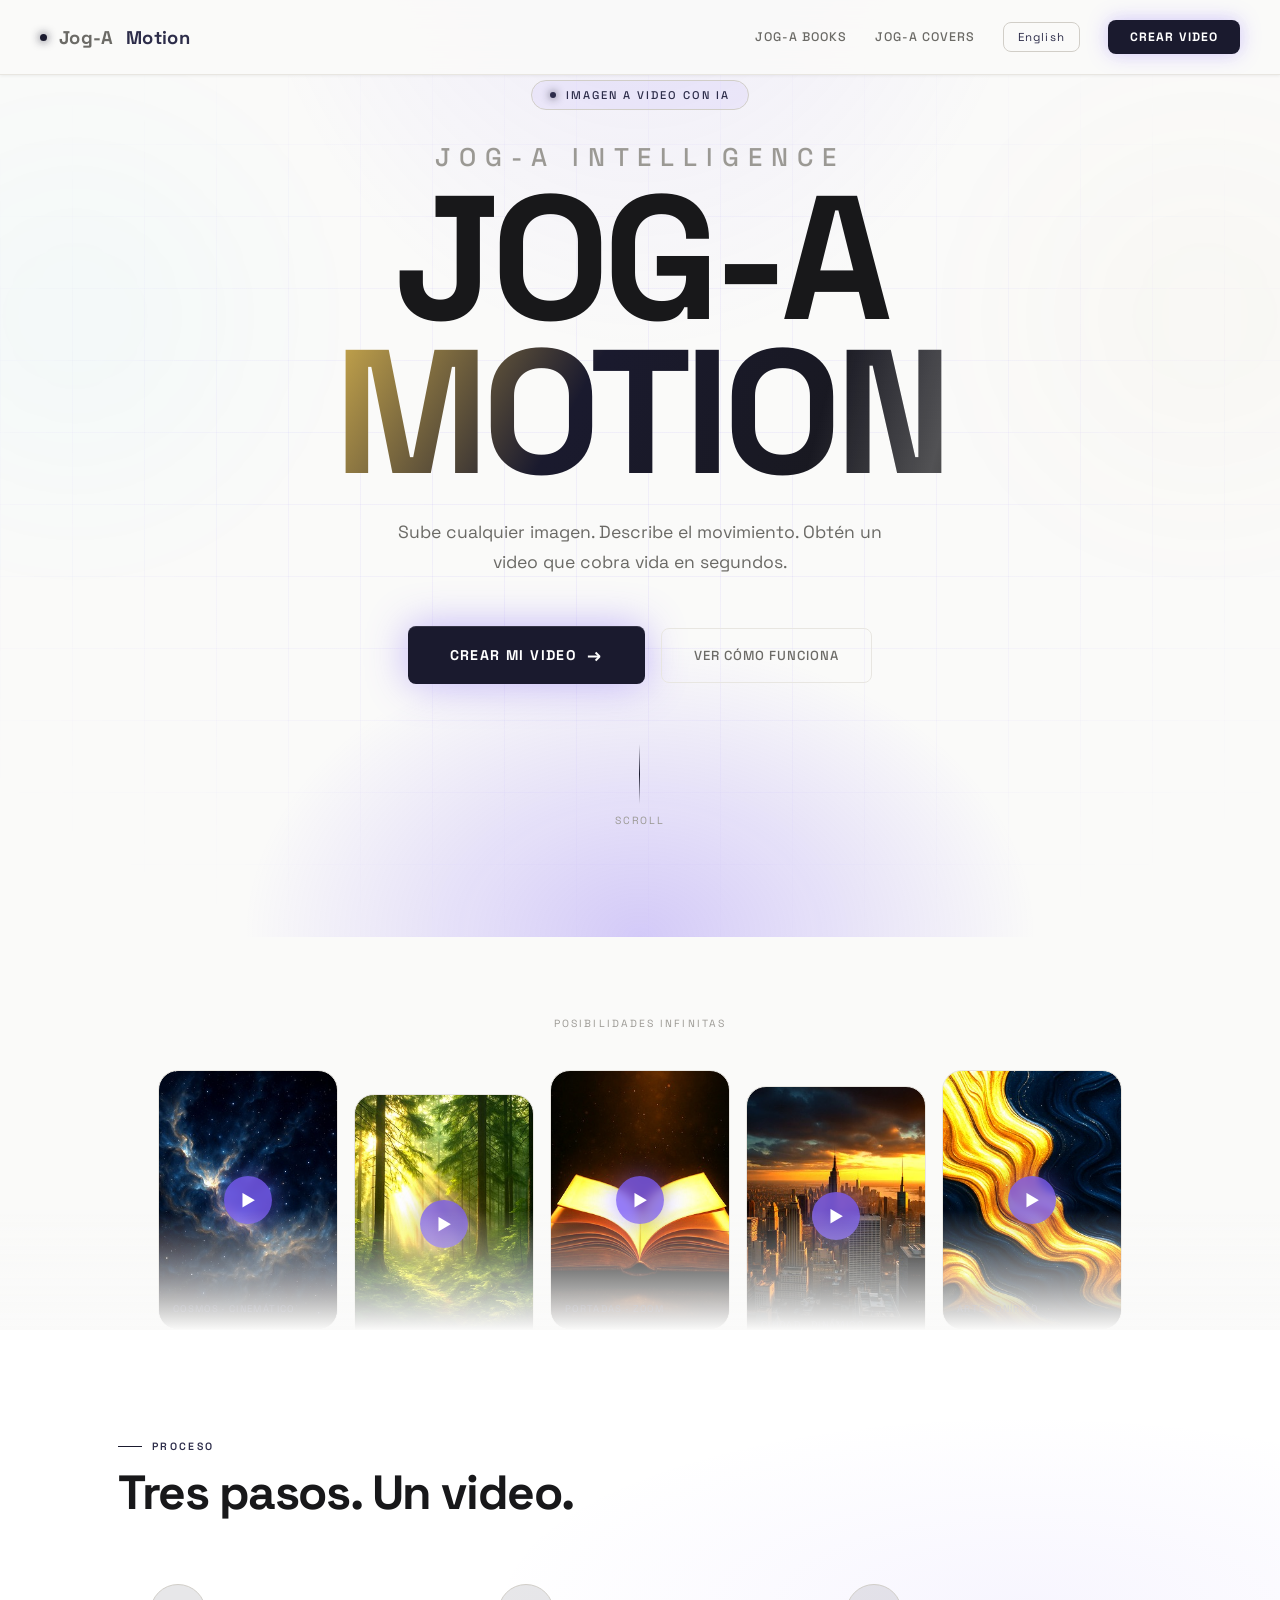
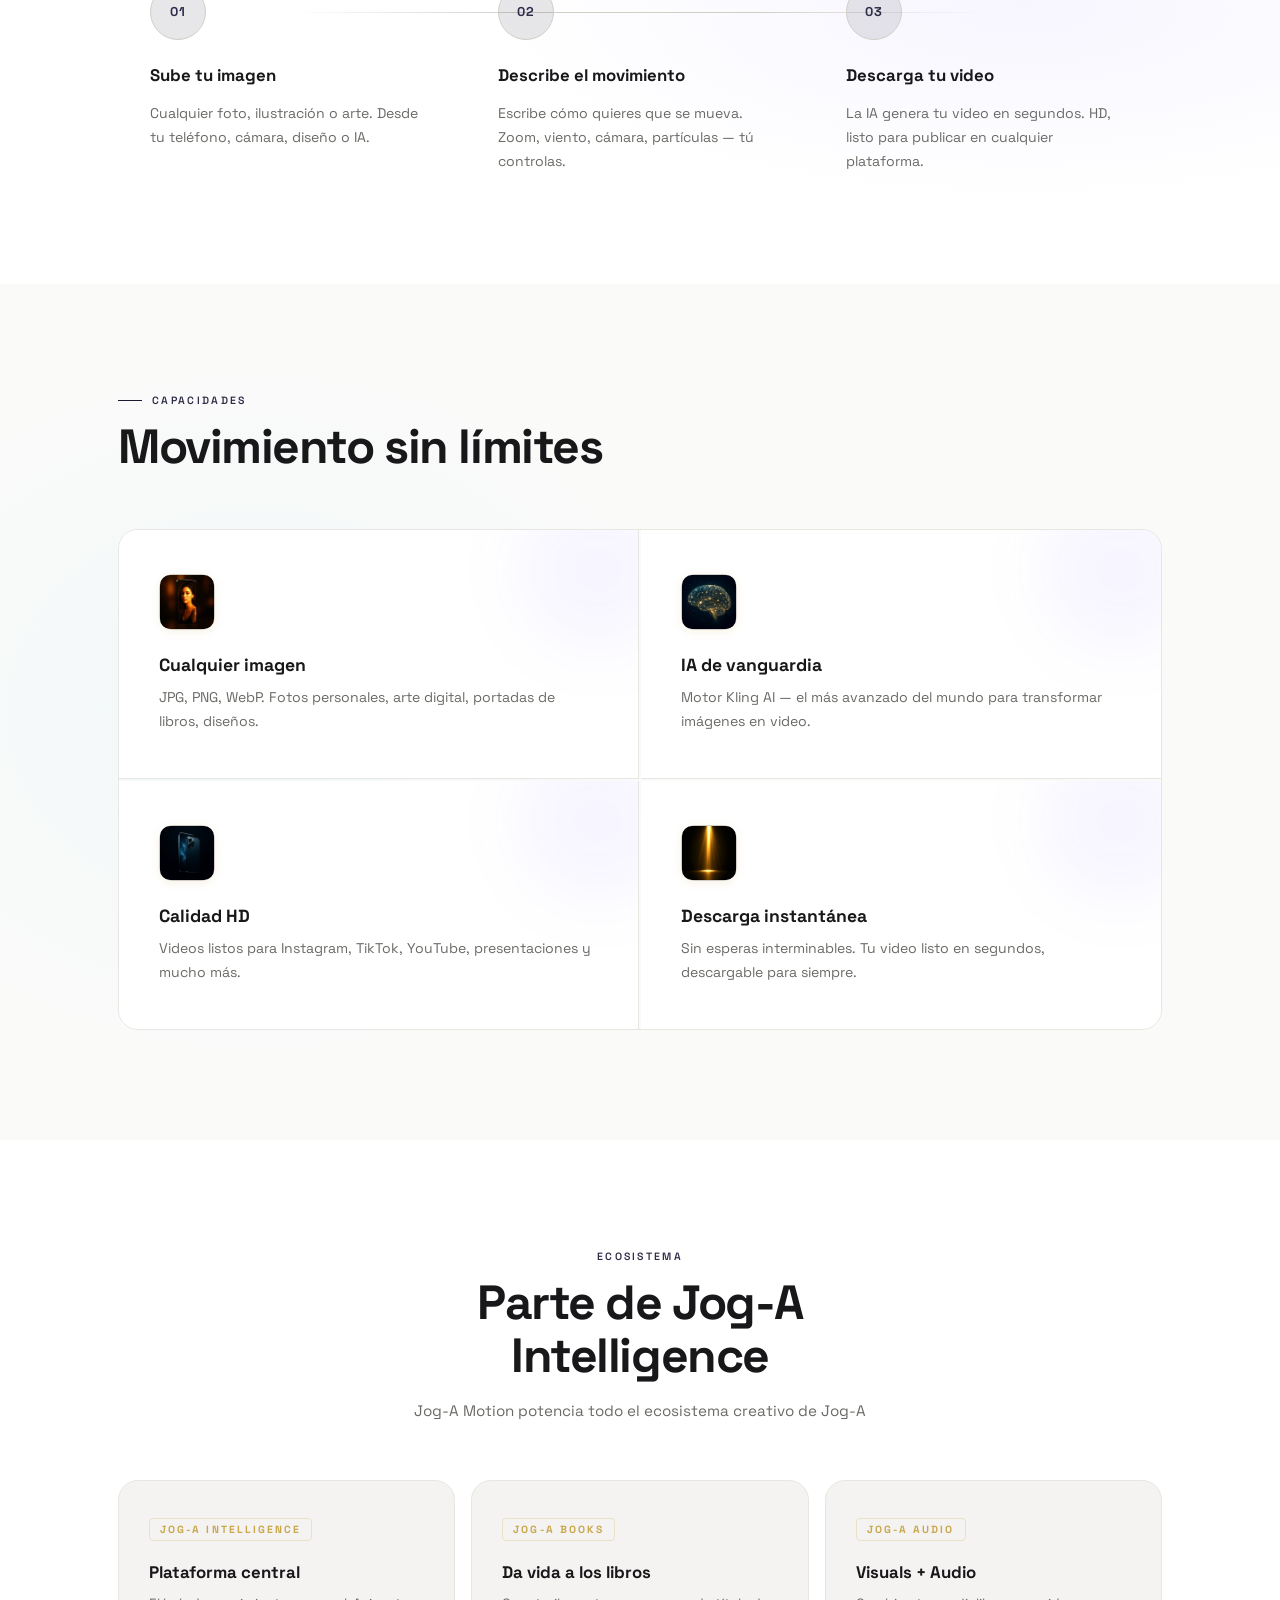
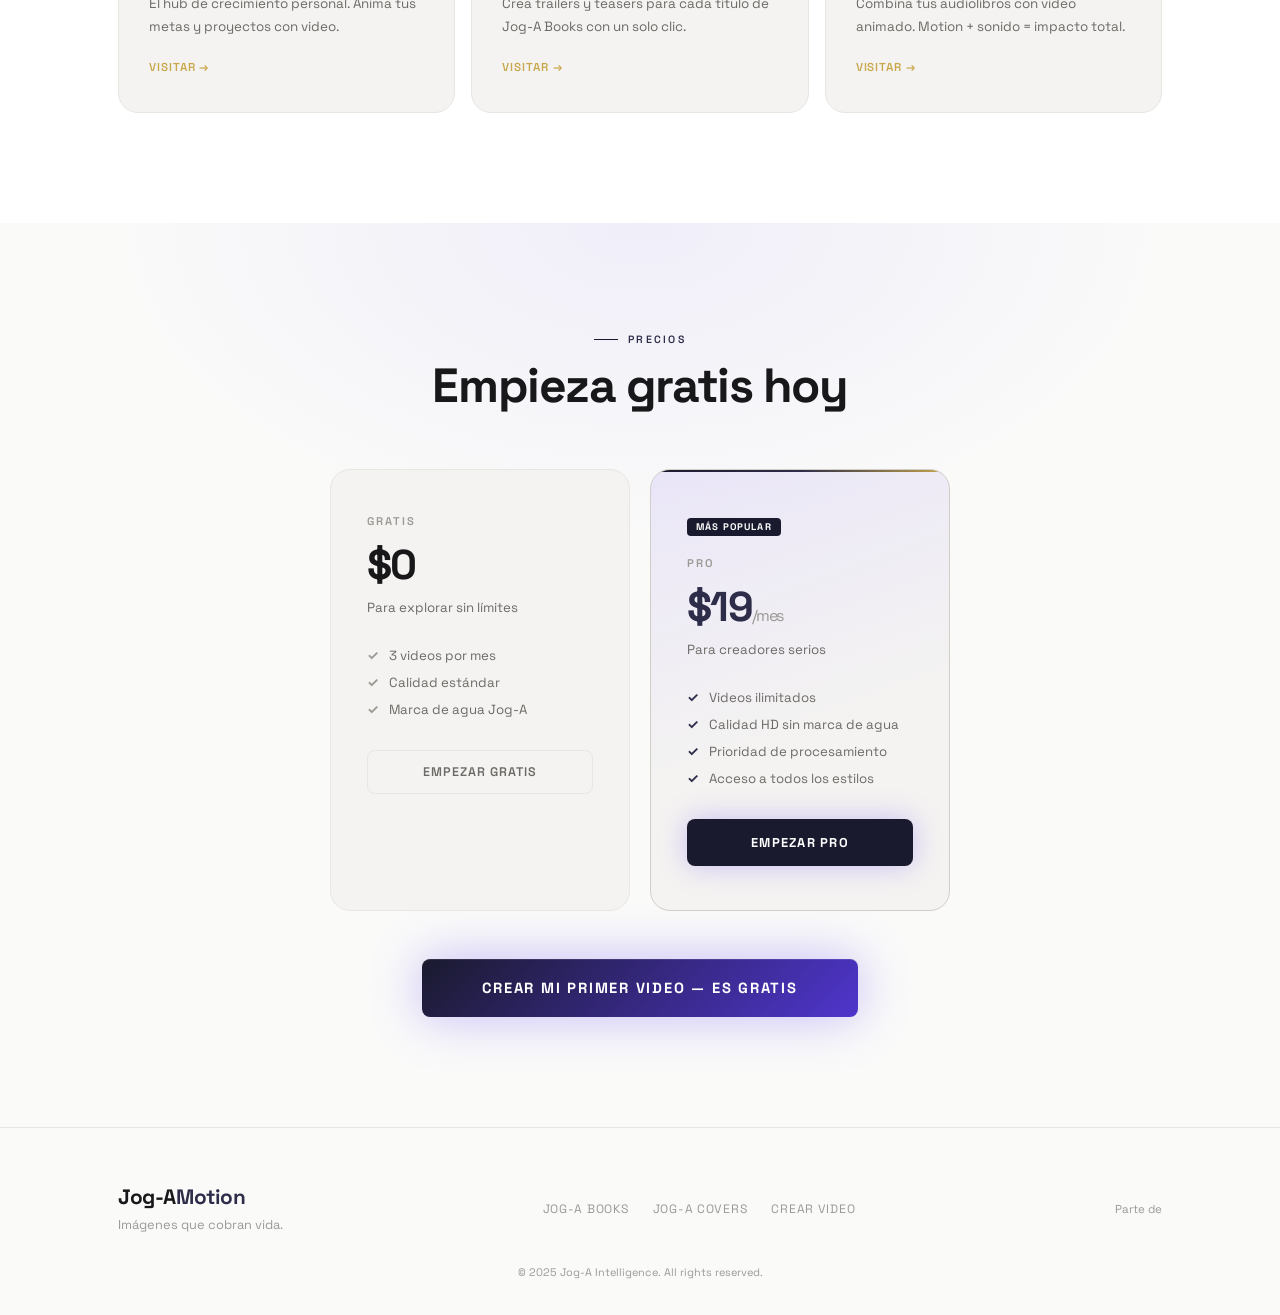
<file: index.html>
<!DOCTYPE html>
<html lang="es">
<head>
  <meta charset="UTF-8" />
  <meta name="viewport" content="width=device-width, initial-scale=1.0" />
  <title>Jog-A Motion — Imagen a Video con IA</title>
  <meta name="description" content="Sube cualquier imagen y crea videos cinematográficos con inteligencia artificial. Parte de Jog-A Intelligence." />
  <link rel="preconnect" href="https://fonts.googleapis.com" />
  <link rel="preconnect" href="https://fonts.gstatic.com" crossorigin />
  <link href="https://fonts.googleapis.com/css2?family=Inter:wght@300;400;500;600;700;900&family=Playfair+Display:wght@400;700&family=Space+Grotesk:wght@400;500;700;800;900&display=swap" rel="stylesheet" />
  <link rel="stylesheet" href="style.css" />
</head>
<body>

<!-- ══ NAV ══ -->
<nav class="nav">
  <div class="nav-logo">
    <div class="pip"></div>
    <span class="joga">Jog-A</span><span class="motion">Motion</span>
  </div>
  <div class="nav-right">
    <a href="https://joga4live.github.io/Joga-Books/" class="nav-link nav-link-hide" data-t="nav_books"></a>
    <a href="https://joga4live.github.io/joga-covers/" class="nav-link nav-link-hide" data-t="nav_covers"></a>
    <button id="lang-toggle" onclick="toggleLang()">EN</button>
    <a href="creator.html" class="nav-btn" data-t="nav_create"></a>
  </div>
</nav>

<!-- ══ HERO ══ -->
<section class="hero">
  <div class="hero-mesh"></div>
  <div class="hero-glow"></div>
  <div class="hero-radial"></div>
  <div class="hero-corner-l"></div>
  <div class="hero-corner-r"></div>

  <div class="hero-inner">
    <div class="hero-pill">
      <span class="hero-pill-dot"></span>
      <span data-t="hero_tag"></span>
    </div>

    <h1 class="hero-h1">
      <span class="h1-top" data-t="hero_ecosystem"></span>
      <span class="h1-joga" data-t="hero_h1_1"></span>
      <span class="h1-motion" data-text="MOTION" data-t="hero_h1_2"></span>
    </h1>

    <p class="hero-sub" data-t="hero_sub"></p>

    <div class="hero-actions">
      <a href="creator.html" class="btn-hero-primary">
        <span data-t="hero_cta"></span>
        <span class="arrow">→</span>
      </a>
      <a href="#how" class="btn-hero-ghost" data-t="hero_scroll"></a>
    </div>

    <div class="hero-scroll">
      <div class="scroll-line"></div>
      <span class="scroll-label">Scroll</span>
    </div>
  </div>
</section>

<!-- ══ SHOWCASE CARDS ══ -->
<div class="showcase">
  <p class="showcase-label" data-t="showcase_label"></p>
  <div class="cards-row">
    <div class="sc-card" style="background:url([data-uri]) center/cover">
      <div class="sc-card-bg"></div>
      <div class="sc-play">▶</div>
      <div class="sc-bottom"><p class="sc-tag" data-t="sc_cosmos"></p></div>
    </div>
    <div class="sc-card" style="background:url([data-uri]) center/cover">
      <div class="sc-card-bg"></div>
      <div class="sc-play">▶</div>
      <div class="sc-bottom"><p class="sc-tag" data-t="sc_nature"></p></div>
    </div>
    <div class="sc-card" style="background:url([data-uri]) center/cover">
      <div class="sc-card-bg"></div>
      <div class="sc-play">▶</div>
      <div class="sc-bottom"><p class="sc-tag" data-t="sc_books"></p></div>
    </div>
    <div class="sc-card" style="background:url([data-uri]) center/cover">
      <div class="sc-card-bg"></div>
      <div class="sc-play">▶</div>
      <div class="sc-bottom"><p class="sc-tag" data-t="sc_city"></p></div>
    </div>
    <div class="sc-card" style="background:url([data-uri]) center/cover">
      <div class="sc-card-bg"></div>
      <div class="sc-play">▶</div>
      <div class="sc-bottom"><p class="sc-tag" data-t="sc_art"></p></div>
    </div>
  </div>
</div>

<!-- ══ HOW IT WORKS ══ -->
<section class="how" id="how">
  <div class="how-bg"></div>
  <div class="container">
    <div class="how-header">
      <p class="s-label" data-t="how_label"></p>
      <h2 class="s-title" data-t="how_title"></h2>
    </div>
    <div class="steps">
      <div class="step">
        <div class="step-num"><span data-t="step1_n"></span></div>
        <h3 data-t="step1_title"></h3>
        <p data-t="step1_desc"></p>
      </div>
      <div class="step">
        <div class="step-num"><span data-t="step2_n"></span></div>
        <h3 data-t="step2_title"></h3>
        <p data-t="step2_desc"></p>
      </div>
      <div class="step">
        <div class="step-num"><span data-t="step3_n"></span></div>
        <h3 data-t="step3_title"></h3>
        <p data-t="step3_desc"></p>
      </div>
    </div>
  </div>
</section>

<!-- ══ FEATURES ══ -->
<section class="features">
  <div class="features-bg"></div>
  <div class="container">
    <p class="s-label" data-t="feat_label"></p>
    <h2 class="s-title" data-t="feat_title"></h2>
    <div class="features-grid">
      <div class="feat-card">
        <div class="feat-glow"></div>
        <div class="feat-icon-wrap"><img src="[data-uri]" style="width:100%;height:100%;object-fit:cover;border-radius:10px;"></div>
        <h3 data-t="feat1_title"></h3>
        <p data-t="feat1_desc"></p>
      </div>
      <div class="feat-card">
        <div class="feat-glow"></div>
        <div class="feat-icon-wrap"><img src="[data-uri]" style="width:100%;height:100%;object-fit:cover;border-radius:10px;"></div>
        <h3 data-t="feat2_title"></h3>
        <p data-t="feat2_desc"></p>
      </div>
      <div class="feat-card">
        <div class="feat-glow"></div>
        <div class="feat-icon-wrap"><img src="[data-uri]" style="width:100%;height:100%;object-fit:cover;border-radius:10px;"></div>
        <h3 data-t="feat3_title"></h3>
        <p data-t="feat3_desc"></p>
      </div>
      <div class="feat-card">
        <div class="feat-glow"></div>
        <div class="feat-icon-wrap"><img src="[data-uri]" style="width:100%;height:100%;object-fit:cover;border-radius:10px;"></div>
        <h3 data-t="feat4_title"></h3>
        <p data-t="feat4_desc"></p>
      </div>
    </div>
  </div>
</section>

<!-- ══ ECOSYSTEM ══ -->
<section class="ecosystem">
  <div class="container">
    <div class="eco-header">
      <p class="s-label" data-t="eco_label"></p>
      <h2 class="s-title" data-t="eco_title"></h2>
      <p class="eco-sub" data-t="eco_sub"></p>
    </div>
    <div class="eco-grid">
      <div class="eco-card">
        <span class="eco-logo">Jog-A Intelligence</span>
        <h3 data-t="eco_int_title"></h3>
        <p data-t="eco_int_desc"></p>
        <a href="https://joga4live.github.io/joga-intelligence" class="eco-arrow">Visitar →</a>
      </div>
      <div class="eco-card">
        <span class="eco-logo">Jog-A Books</span>
        <h3 data-t="eco_books_title"></h3>
        <p data-t="eco_books_desc"></p>
        <a href="https://joga4live.github.io/joga-books" class="eco-arrow">Visitar →</a>
      </div>
      <div class="eco-card">
        <span class="eco-logo">Jog-A Audio</span>
        <h3 data-t="eco_audio_title"></h3>
        <p data-t="eco_audio_desc"></p>
        <a href="https://joga4live.github.io/joga-audio" class="eco-arrow">Visitar →</a>
      </div>
    </div>
  </div>
</section>

<!-- ══ PRICING ══ -->
<section class="pricing">
  <div class="pricing-bg"></div>
  <div class="container">
    <p class="s-label" style="justify-content:center" data-t="price_label"></p>
    <h2 class="s-title" data-t="price_title"></h2>

    <div class="pricing-cards">
      <!-- Free -->
      <div class="p-card free">
        <p class="p-tier" data-t="price_free"></p>
        <p class="p-price">$0</p>
        <p class="p-desc" data-t="price_free_desc"></p>
        <ul class="p-features">
          <li data-t="pf1"></li>
          <li data-t="pf2"></li>
          <li data-t="pf3"></li>
        </ul>
        <a href="creator.html" class="btn-free" data-t="price_free_cta"></a>
      </div>
      <!-- Pro -->
      <div class="p-card featured">
        <span class="p-badge" data-t="price_popular"></span>
        <p class="p-tier" data-t="price_pro"></p>
        <p class="p-price">$19<span>/mes</span></p>
        <p class="p-desc" data-t="price_pro_desc"></p>
        <ul class="p-features">
          <li data-t="pp1"></li>
          <li data-t="pp2"></li>
          <li data-t="pp3"></li>
          <li data-t="pp4"></li>
        </ul>
        <a href="creator.html" class="btn-pro" data-t="price_pro_cta"></a>
      </div>
    </div>

    <a href="creator.html" class="pricing-cta" data-t="price_main_cta"></a>
  </div>
</section>

<!-- ══ FOOTER ══ -->
<footer class="footer">
  <div class="container">
    <div class="footer-inner">
      <div class="footer-brand">
        <div class="footer-logo">Jog-A<span class="v">Motion</span></div>
        <p class="footer-tagline" data-t="footer_tagline"></p>
      </div>
      <div class="footer-links">
        <a href="https://joga4live.github.io/Joga-Books/" data-t="nav_books"></a>
        <a href="https://joga4live.github.io/joga-covers/" data-t="nav_covers"></a>
        <a href="creator.html" data-t="nav_create"></a>
      </div>
      <p class="footer-part" data-t="footer_part"> <a href="https://joga4live.github.io/joga-intelligence">Jog-A Intelligence</a></p>
    </div>
    <p class="footer-copy">© 2025 Jog-A Intelligence. All rights reserved.</p>
  </div>
</footer>

<script src="i18n.js"></script>
<script>
// Extend i18n with landing-specific strings
Object.assign(STRINGS.es, {
  hero_ecosystem: 'Jog-A Intelligence',
  hero_h1_1: 'JOG-A',
  hero_h1_2: 'MOTION',
  hero_sub: 'Sube cualquier imagen. Describe el movimiento. Obtén un video que cobra vida en segundos.',
  hero_cta: 'CREAR MI VIDEO',
  hero_scroll: 'Ver cómo funciona',
  showcase_label: 'Posibilidades infinitas',
  sc_cosmos: 'Cosmos · Cinemático',
  sc_nature: 'Naturaleza · Suave',
  sc_books: 'Portadas · Zoom',
  sc_city: 'Ciudad · Dinámico',
  sc_art: 'Arte · Onírico',
  how_label: 'Proceso',
  how_title: 'Tres pasos.\nUn video.',
  step1_n:'01', step1_title:'Sube tu imagen', step1_desc:'Cualquier foto, ilustración o arte. Desde tu teléfono, cámara, diseño o IA.',
  step2_n:'02', step2_title:'Describe el movimiento', step2_desc:'Escribe cómo quieres que se mueva. Zoom, viento, cámara, partículas — tú controlas.',
  step3_n:'03', step3_title:'Descarga tu video', step3_desc:'La IA genera tu video en segundos. HD, listo para publicar en cualquier plataforma.',
  feat_label: 'Capacidades',
  feat_title: 'Movimiento sin límites',
  feat1_title:'Cualquier imagen', feat1_desc:'JPG, PNG, WebP. Fotos personales, arte digital, portadas de libros, diseños.',
  feat2_title:'IA de vanguardia', feat2_desc:'Motor Kling AI — el más avanzado del mundo para transformar imágenes en video.',
  feat3_title:'Calidad HD', feat3_desc:'Videos listos para Instagram, TikTok, YouTube, presentaciones y mucho más.',
  feat4_title:'Descarga instantánea', feat4_desc:'Sin esperas interminables. Tu video listo en segundos, descargable para siempre.',
  eco_label: 'Ecosistema',
  eco_title: 'Parte de Jog-A Intelligence',
  eco_sub: 'Jog-A Motion potencia todo el ecosistema creativo de Jog-A',
  eco_int_title:'Plataforma central', eco_int_desc:'El hub de crecimiento personal. Anima tus metas y proyectos con video.',
  eco_books_title:'Da vida a los libros', eco_books_desc:'Crea trailers y teasers para cada título de Jog-A Books con un solo clic.',
  eco_audio_title:'Visuals + Audio', eco_audio_desc:'Combina tus audiolibros con video animado. Motion + sonido = impacto total.',
  price_label:'Precios',
  price_title:'Empieza gratis hoy',
  price_free:'GRATIS', price_free_desc:'Para explorar sin límites',
  pf1:'3 videos por mes', pf2:'Calidad estándar', pf3:'Marca de agua Jog-A',
  price_free_cta:'EMPEZAR GRATIS',
  price_popular:'MÁS POPULAR',
  price_pro:'PRO', price_pro_desc:'Para creadores serios',
  pp1:'Videos ilimitados', pp2:'Calidad HD sin marca de agua', pp3:'Prioridad de procesamiento', pp4:'Acceso a todos los estilos',
  price_pro_cta:'EMPEZAR PRO',
  price_main_cta:'CREAR MI PRIMER VIDEO — ES GRATIS',
  footer_tagline:'Imágenes que cobran vida.',
  footer_part:'Parte de',
  nav_back:'Jog-A Intelligence', nav_books:'Jog-A Books', nav_covers:'Jog-A Covers', nav_create:'Crear Video',
});
Object.assign(STRINGS.en, {
  hero_ecosystem: 'Jog-A Intelligence',
  hero_h1_1: 'JOG-A',
  hero_h1_2: 'MOTION',
  hero_sub: 'Upload any image. Describe the movement. Get a video that comes to life in seconds.',
  hero_cta: 'CREATE MY VIDEO',
  hero_scroll: 'See how it works',
  showcase_label: 'Infinite possibilities',
  sc_cosmos:'Cosmos · Cinematic', sc_nature:'Nature · Smooth', sc_books:'Covers · Zoom', sc_city:'City · Dynamic', sc_art:'Art · Dreamy',
  how_label:'Process',
  how_title:'Three steps.\nOne video.',
  step1_n:'01', step1_title:'Upload your image', step1_desc:'Any photo, illustration or art. From your phone, camera, design or AI.',
  step2_n:'02', step2_title:'Describe the motion', step2_desc:'Write how you want it to move. Zoom, wind, camera, particles — you control.',
  step3_n:'03', step3_title:'Download your video', step3_desc:'AI generates your video in seconds. HD, ready to publish on any platform.',
  feat_label:'Capabilities',
  feat_title:'Motion without limits',
  feat1_title:'Any image', feat1_desc:'JPG, PNG, WebP. Personal photos, digital art, book covers, designs.',
  feat2_title:'Cutting-edge AI', feat2_desc:"Kling AI engine — the world's most advanced for turning images into video.",
  feat3_title:'HD quality', feat3_desc:'Videos ready for Instagram, TikTok, YouTube, presentations and more.',
  feat4_title:'Instant download', feat4_desc:'No long waits. Your video ready in seconds, downloadable forever.',
  eco_label:'Ecosystem',
  eco_title:'Part of Jog-A Intelligence',
  eco_sub:'Jog-A Motion powers the entire Jog-A creative ecosystem',
  eco_int_title:'Central platform', eco_int_desc:'The personal growth hub. Animate your goals and projects with video.',
  eco_books_title:'Books come alive', eco_books_desc:'Create trailers and teasers for every Jog-A Books title with one click.',
  eco_audio_title:'Visuals + Audio', eco_audio_desc:'Combine your audiobooks with animated video. Motion + sound = total impact.',
  price_label:'Pricing',
  price_title:'Start free today',
  price_free:'FREE', price_free_desc:'Explore without limits',
  pf1:'3 videos per month', pf2:'Standard quality', pf3:'Jog-A watermark',
  price_free_cta:'START FREE',
  price_popular:'MOST POPULAR',
  price_pro:'PRO', price_pro_desc:'For serious creators',
  pp1:'Unlimited videos', pp2:'HD quality no watermark', pp3:'Priority processing', pp4:'Access to all styles',
  price_pro_cta:'START PRO',
  price_main_cta:'CREATE MY FIRST VIDEO — IT\'S FREE',
  footer_tagline:'Images that come to life.',
  footer_part:'Part of',
  nav_back:'Jog-A Intelligence', nav_books:'Jog-A Books', nav_covers:'Jog-A Covers', nav_create:'Create Video',
});

document.addEventListener('DOMContentLoaded', () => applyLang());
</script>
</body>
</html>
</file>
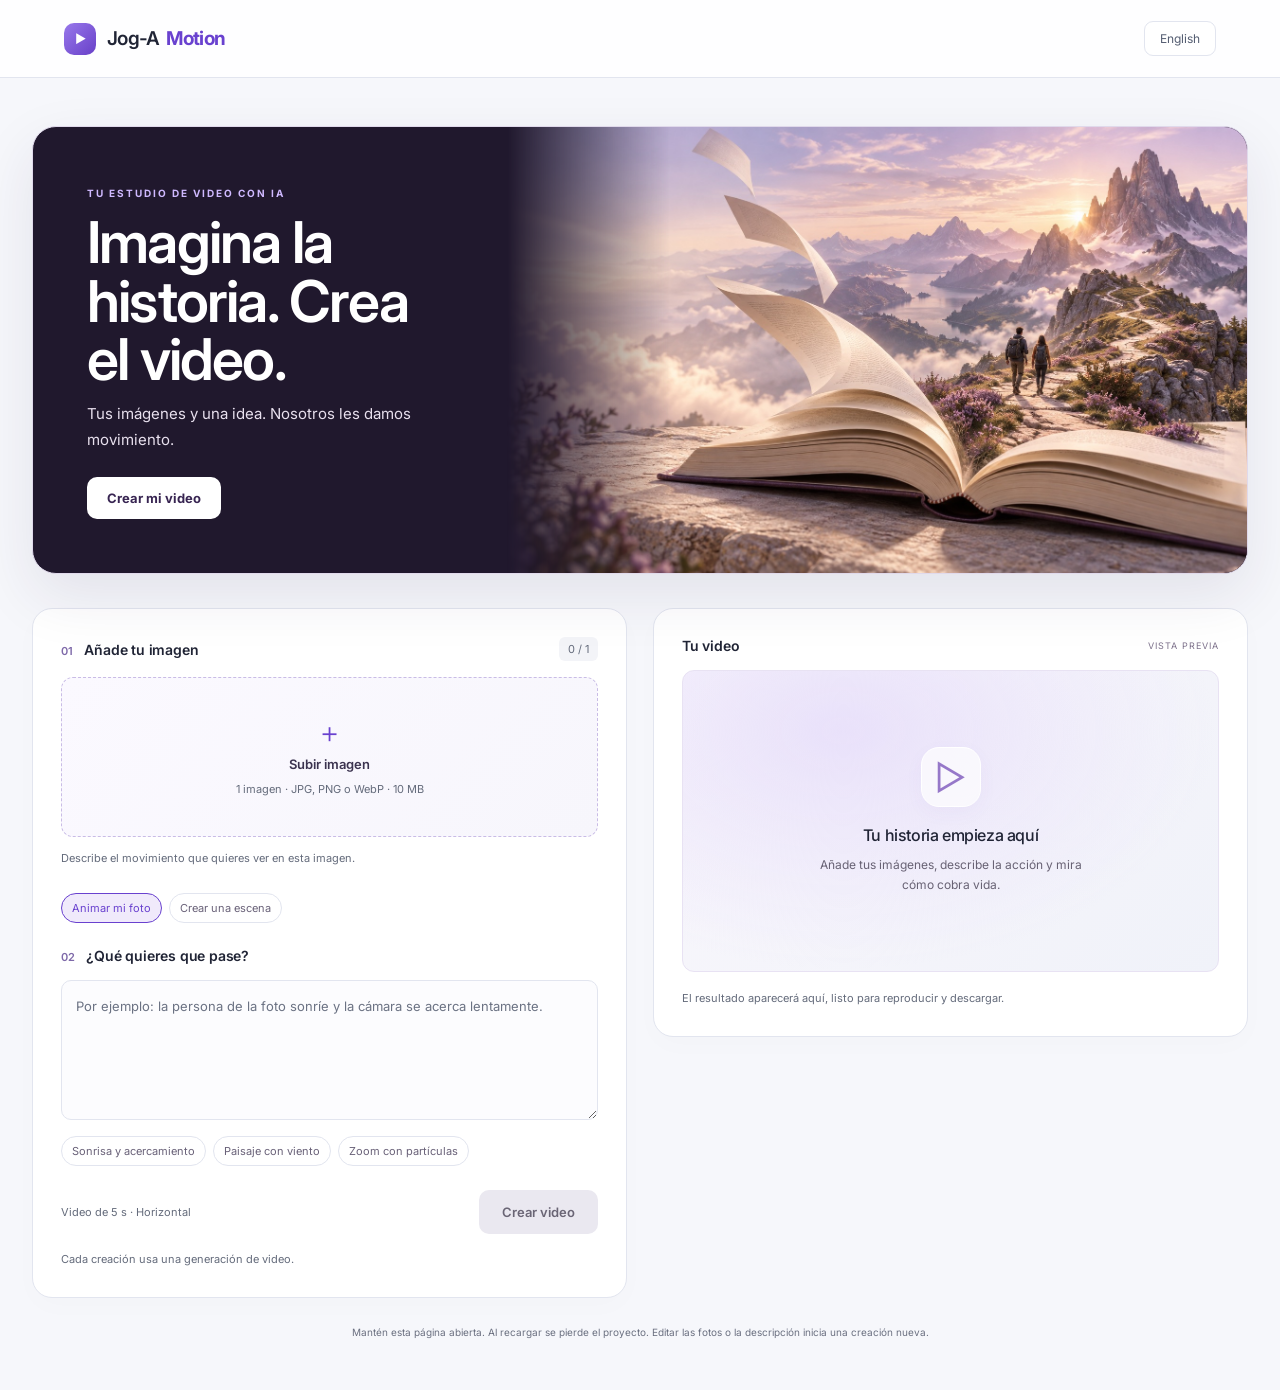
<file: creator.html>
<!doctype html>
<html lang="es">
<head>
  <meta charset="utf-8">
  <meta name="viewport" content="width=device-width, initial-scale=1">
  <title>Jog-A Motion — Crea tu video</title>
  <link rel="preconnect" href="https://fonts.googleapis.com">
  <link rel="preconnect" href="https://fonts.gstatic.com" crossorigin>
  <link href="https://fonts.googleapis.com/css2?family=Inter:wght@400;500;600;700&display=swap" rel="stylesheet">
  <link rel="stylesheet" href="studio.css">
  <script src="studio.js" defer></script>
</head>
<body>
  <header class="nav"><a class="brand" href="index.html"><span class="brand-icon" aria-hidden="true">▶</span>Jog-A <strong>Motion</strong></a><button id="language" type="button">English</button></header>
  <main>
    <header class="intro hero">
      <div class="hero-copy"><span class="eyebrow" data-copy="eyebrow"></span><h1 data-copy="title"></h1><p data-copy="subtitle"></p><a class="hero-action" href="#createStudio" data-copy="heroAction"></a></div>
      <img class="hero-image" src="joga-motion-brand-hero.jpg" width="1672" height="941" alt="Un libro se transforma en una aventura cinematográfica entre montañas">
    </header>
    <div class="studio" id="createStudio">
      <section class="editor" aria-labelledby="photosTitle">
        <div class="section-title"><h2 id="photosTitle"><span>01</span> <span data-copy="photos"></span></h2><span id="photoCount">0 / 8</span></div>
        <button type="button" id="upload" class="upload"><span class="upload-icon" aria-hidden="true">＋</span><strong data-copy="upload"></strong><span data-copy="formats"></span></button>
        <input type="file" id="photos" accept="image/jpeg,image/png,image/webp" hidden>
        <div id="thumbnails" class="thumbnails"></div>
        <p class="hint" data-copy="referenceHint"></p>
        <div id="modes" class="examples"></div>
        <label class="section-title prompt-title" for="description"><span class="label"><span>02</span> <span data-copy="description"></span></span></label>
        <textarea id="description" maxlength="1800" rows="5"></textarea>
        <div class="examples" id="examples"></div>
        <div class="create-row"><span class="video-spec" data-copy="spec"></span><button id="create" type="button" class="primary" disabled></button></div>
        <p class="cost-note" data-copy="cost"></p>
        <p id="message" class="message" role="status" aria-live="polite"></p>
      </section>
      <section class="preview" aria-labelledby="previewTitle">
        <div class="section-title"><h2 id="previewTitle" data-copy="preview"></h2><span class="preview-tag" data-copy="previewTag"></span></div>
        <div class="preview-screen">
          <div id="emptyPreview" class="empty-preview"><div class="film-icon" aria-hidden="true">▷</div><h3 data-copy="emptyTitle"></h3><p data-copy="emptyText"></p></div>
          <div id="progress" class="progress" hidden><span class="spinner" aria-hidden="true"></span><h3 id="progressTitle"></h3><p data-copy="progressNote"></p></div>
          <video id="video" controls playsinline hidden></video>
          <img id="scene" hidden alt="">
        </div>
        <div class="preview-footer"><p data-copy="previewHint"></p><a id="download" class="primary" hidden data-copy="download"></a><button id="again" type="button" class="primary" hidden data-copy="otherScene"></button></div>
      </section>
    </div>
    <p class="footer-note" data-copy="footer"></p>
  </main>
</body>
</html>
</file>
<file: style.css>
/* ═══════════════════════════════
   JOGA MOTION — Futuristic Premium
   ═══════════════════════════════ */

@import url('https://fonts.googleapis.com/css2?family=Inter:wght@300;400;500;600;700;900&family=Playfair+Display:wght@400;700&family=Space+Grotesk:wght@400;500;700&display=swap');

:root {
  /* Warm Precision — SOL recommendation */
  --void:      #FAFAF9;
  --dark:      #FFFFFF;
  --dark-2:    #F4F3F1;
  --dark-3:    #ECEAE6;
  --dark-4:    #E4E2DD;
  --glass:     rgba(0,0,0,.03);
  --glass-b:   rgba(0,0,0,.06);
  --gold:      #C9A84C;
  --gold-2:    #A07828;
  --violet:    #1A1A2E;
  --violet-2:  #2D2D4A;
  --violet-dim: rgba(26,26,46,.10);
  --cyan:      #C9A84C;
  --text:      #18181A;
  --text-2:    #6B6A66;
  --text-3:    #9B9994;
  --border:    #E8E6E1;
  --border-v:  #D1CEC8;
  --sans:      'Space Grotesk', 'Inter', system-ui, sans-serif;
  --serif:     'Playfair Display', Georgia, serif;
  --r:         8px;
  --r-lg:      20px;
}

*,*::before,*::after { box-sizing: border-box; margin: 0; padding: 0; }
html { scroll-behavior: smooth; font-size: 16px; }
body {
  background: var(--void);
  color: var(--text);
  font-family: var(--sans);
  -webkit-font-smoothing: antialiased;
  overflow-x: hidden;
}
a { color: inherit; text-decoration: none; }
button { cursor: pointer; border: none; font-family: var(--sans); }
textarea, input, select { font-family: var(--sans); }

/* ─── Noise texture overlay ─── */
body::before {
  content: '';
  position: fixed; inset: 0; z-index: 0; pointer-events: none;
  opacity: .12;
}

.container { max-width: 1100px; margin: 0 auto; padding: 0 28px; position: relative; z-index: 1; }

/* ════════ NAV ════════ */
.nav {
  position: fixed; top: 0; left: 0; right: 0; z-index: 200;
  display: flex; align-items: center; justify-content: space-between;
  padding: 20px 40px;
  background: rgba(250,250,249,.92);
  backdrop-filter: blur(20px) saturate(1.4);
  border-bottom: 1px solid var(--border);
  box-shadow: 0 1px 3px rgba(0,0,0,.06);
}
.nav-logo {
  display: flex; align-items: center; gap: 12px;
  font-family: var(--sans); font-weight: 700; font-size: 1.15rem;
  letter-spacing: .02em;
}
.nav-logo .joga { color: var(--text-2); }
.nav-logo .motion { color: var(--violet-2); }
.nav-logo .pip {
  width: 7px; height: 7px; border-radius: 50%;
  background: var(--violet);
  box-shadow: 0 0 10px var(--violet);
  animation: pip 2.5s ease-in-out infinite;
}
@keyframes pip { 0%,100%{opacity:1} 50%{opacity:.2} }

.nav-right { display: flex; align-items: center; gap: 28px; }
.nav-link {
  font-size: .78rem; font-weight: 500; letter-spacing: .08em;
  text-transform: uppercase; color: var(--text-2);
  transition: color .2s;
}
.nav-link:hover { color: var(--gold); }
.nav-btn {
  background: var(--violet); color: #fff;
  padding: 9px 22px; border-radius: var(--r);
  font-size: .76rem; font-weight: 700; letter-spacing: .09em; text-transform: uppercase;
  transition: all .2s;
  box-shadow: 0 0 20px rgba(123,92,246,.35);
}
.nav-btn:hover { background: var(--violet-2); color: #fff; box-shadow: 0 0 30px rgba(26,26,46,.25); }
#lang-toggle {
  background: transparent; border: 1px solid var(--border-v);
  color: var(--violet-2); padding: 7px 14px; border-radius: var(--r);
  font-family: var(--sans); font-size: .72rem; letter-spacing: .1em; cursor: pointer;
  transition: all .2s;
}
#lang-toggle:hover { background: var(--violet); color: #fff; }

/* ════════ HERO ════════ */
.hero {
  min-height: 100vh;
  display: flex; align-items: center; justify-content: center;
  position: relative; overflow: hidden;
  padding-top: 80px;
}

/* Grid mesh */
.hero-mesh {
  position: absolute; inset: 0; z-index: 0;
  background-image:
    linear-gradient(rgba(123,92,246,.07) 1px, transparent 1px),
    linear-gradient(90deg, rgba(123,92,246,.07) 1px, transparent 1px);
  background-size: 72px 72px;
  mask-image: radial-gradient(ellipse 80% 70% at 50% 50%, black 20%, transparent 80%);
}
/* Horizon glow */
.hero-glow {
  position: absolute; left: 50%; bottom: 0;
  width: 800px; height: 300px;
  transform: translateX(-50%);
  background: radial-gradient(ellipse at 50% 100%, rgba(123,92,246,.3) 0%, transparent 70%);
  z-index: 0;
}
/* Top radial */
.hero-radial {
  position: absolute; top: -200px; left: 50%;
  width: 900px; height: 600px;
  transform: translateX(-50%);
  background: radial-gradient(ellipse at 50% 0%, rgba(123,92,246,.12) 0%, transparent 65%);
  z-index: 0;
}
/* Corner accent */
.hero-corner-l, .hero-corner-r {
  position: absolute; top: 15%; z-index: 0;
  width: 350px; height: 350px; border-radius: 50%;
  filter: blur(100px); opacity: .4;
}
.hero-corner-l { left: -100px; background: rgba(34,211,238,.08); }
.hero-corner-r { right: -100px; background: rgba(201,168,76,.08); }

.hero-inner {
  position: relative; z-index: 1;
  text-align: center; max-width: 820px; padding: 0 28px;
}
.hero-pill {
  display: inline-flex; align-items: center; gap: 10px;
  border: 1px solid var(--border-v);
  background: rgba(123,92,246,.08);
  padding: 7px 18px; border-radius: 100px;
  font-size: .7rem; font-weight: 500; letter-spacing: .18em; text-transform: uppercase;
  color: var(--violet-2); margin-bottom: 36px;
}
.hero-pill-dot {
  width: 6px; height: 6px; border-radius: 50%; background: var(--violet-2);
  box-shadow: 0 0 8px var(--violet);
  animation: pip 2s ease-in-out infinite;
}
.hero-h1 {
  font-family: var(--sans);
  font-weight: 900;
  font-size: clamp(5.5rem, 16vw, 11rem);
  line-height: .88;
  letter-spacing: -.04em;
}
.h1-top {
  display: block; color: rgba(241,240,255,.15);
  font-size: clamp(1rem, 3vw, 1.6rem);
  font-weight: 500; letter-spacing: .35em; text-transform: uppercase;
  margin-bottom: 12px; color: var(--text-3);
}
.h1-joga { display: block; color: var(--text); }
.h1-motion {
  display: block;
  background: linear-gradient(120deg, #C9A84C 0%, #1A1A2E 40%, #18181A 100%);
  -webkit-background-clip: text; -webkit-text-fill-color: transparent;
  background-clip: text;
  position: relative;
}
/* Shimmer sweep */
.h1-motion::after {
  content: attr(data-text);
  position: absolute; inset: 0;
  background: linear-gradient(105deg, transparent 40%, rgba(255,255,255,.25) 50%, transparent 60%);
  -webkit-background-clip: text; background-clip: text;
  -webkit-text-fill-color: transparent;
  animation: shimmer 4s ease-in-out infinite;
  background-size: 200%;
}
@keyframes shimmer { 0%{background-position:200%} 100%{background-position:-200%} }

.hero-sub {
  margin-top: 28px;
  font-size: 1.1rem; font-weight: 400; color: var(--text-2);
  max-width: 500px; margin-inline: auto; line-height: 1.7;
}
.hero-actions {
  margin-top: 48px;
  display: flex; align-items: center; justify-content: center; gap: 16px;
  flex-wrap: wrap;
}
.btn-hero-primary {
  display: inline-flex; align-items: center; gap: 10px;
  background: var(--violet); color: #fff;
  padding: 18px 42px; border-radius: var(--r);
  font-weight: 700; font-size: .88rem; letter-spacing: .1em; text-transform: uppercase;
  box-shadow: 0 0 40px rgba(123,92,246,.45), inset 0 1px 0 rgba(255,255,255,.12);
  transition: all .25s;
}
.btn-hero-primary:hover { transform: translateY(-3px); box-shadow: 0 0 60px rgba(123,92,246,.65); }
.btn-hero-primary .arrow { font-size: 1.1rem; transition: transform .2s; }
.btn-hero-primary:hover .arrow { transform: translateX(4px); }
.btn-hero-ghost {
  display: inline-flex; align-items: center; gap: 8px;
  border: 1px solid var(--border);
  color: var(--text-2); padding: 18px 32px; border-radius: var(--r);
  font-size: .82rem; font-weight: 500; letter-spacing: .08em; text-transform: uppercase;
  transition: all .2s;
}
.btn-hero-ghost:hover { border-color: var(--text-2); color: var(--text); }

/* Scroll indicator */
.hero-scroll {
  margin-top: 60px;
  display: flex; flex-direction: column; align-items: center; gap: 10px;
}
.scroll-line {
  width: 1px; height: 60px;
  background: linear-gradient(to bottom, transparent, var(--violet), transparent);
  animation: scrollLine 2s ease-in-out infinite;
}
@keyframes scrollLine { 0%,100%{opacity:.3; transform:scaleY(.6)} 50%{opacity:1; transform:scaleY(1)} }
.scroll-label { font-size: .65rem; letter-spacing: .18em; text-transform: uppercase; color: var(--text-3); }

/* ─── Showcase floating cards ─── */
.showcase {
  padding: 80px 0 0;
  position: relative; overflow: hidden;
}
.showcase-label {
  text-align: center; font-size: .65rem; letter-spacing: .2em;
  text-transform: uppercase; color: var(--text-3); margin-bottom: 40px;
}
.cards-row {
  display: flex; gap: 16px; justify-content: center;
  padding: 0 28px; flex-wrap: wrap;
}
.sc-card {
  flex: 0 0 180px; height: 260px;
  border-radius: var(--r-lg);
  background: var(--dark-3);
  border: 1px solid var(--border);
  overflow: hidden; position: relative;
  transition: transform .3s, box-shadow .3s;
}
.sc-card:hover { transform: translateY(-8px); box-shadow: 0 20px 60px rgba(123,92,246,.2); }
.sc-card-bg {
  width: 100%; height: 100%;
  display: flex; align-items: center; justify-content: center;
}
.sc-icon { font-size: 2.5rem; opacity: .15; }
.sc-play {
  position: absolute; top: 50%; left: 50%; transform: translate(-50%,-50%);
  width: 48px; height: 48px; border-radius: 50%;
  background: rgba(123,92,246,.8);
  display: flex; align-items: center; justify-content: center;
  font-size: 1rem; color: #fff;
  box-shadow: 0 0 24px rgba(123,92,246,.5);
  backdrop-filter: blur(4px);
}
.sc-bottom {
  position: absolute; bottom: 0; left: 0; right: 0;
  padding: 28px 14px 14px;
  background: linear-gradient(transparent, rgba(0,0,0,.9));
}
.sc-tag {
  font-size: .6rem; letter-spacing: .14em; text-transform: uppercase;
  color: var(--violet-2);
}
.sc-card:nth-child(2) { transform: translateY(24px); }
.sc-card:nth-child(4) { transform: translateY(16px); }
.sc-card:nth-child(2):hover { transform: translateY(16px); }
.sc-card:nth-child(4):hover { transform: translateY(8px); }

/* Gradient bottom fade on showcase */
.showcase::after {
  content: '';
  position: absolute; bottom: 0; left: 0; right: 0; height: 120px;
  background: linear-gradient(transparent, var(--void));
  pointer-events: none;
}

/* ════════ SECTIONS BASE ════════ */
section { padding: 110px 0; position: relative; }
.s-label {
  font-size: .66rem; font-weight: 600; letter-spacing: .22em; text-transform: uppercase;
  color: var(--violet-2); margin-bottom: 14px;
  display: flex; align-items: center; gap: 10px;
}
.s-label::before {
  content: ''; display: block;
  width: 24px; height: 1px; background: var(--violet);
}
.s-title {
  font-family: var(--sans); font-weight: 800;
  font-size: clamp(2rem, 5vw, 3rem); letter-spacing: -.03em;
  line-height: 1.1; margin-bottom: 18px;
}
.s-title em { font-style: normal; color: var(--violet-2); }

/* ════════ HOW IT WORKS ════════ */
.how { background: var(--dark); }
.how-bg {
  position: absolute; inset: 0;
  background: radial-gradient(ellipse 60% 50% at 80% 50%, rgba(123,92,246,.06) 0%, transparent 70%);
}
.how-header { max-width: 480px; }
.steps {
  margin-top: 64px;
  display: grid; grid-template-columns: repeat(3,1fr); gap: 0;
  position: relative;
}
.steps::before {
  content: '';
  position: absolute; top: 28px; left: calc(100%/6); right: calc(100%/6);
  height: 1px;
  background: linear-gradient(90deg, transparent, var(--border-v), var(--border-v), transparent);
}
.step {
  padding: 0 32px;
  display: flex; flex-direction: column; gap: 16px;
}
.step-num {
  width: 56px; height: 56px; border-radius: 50%;
  border: 1px solid var(--border-v);
  display: flex; align-items: center; justify-content: center;
  font-size: .8rem; font-weight: 700; letter-spacing: .08em;
  color: var(--violet-2);
  background: var(--violet-dim);
  position: relative; z-index: 1;
}
.step h3 { font-weight: 700; font-size: 1.05rem; margin-top: 8px; }
.step p { color: var(--text-2); font-size: .88rem; line-height: 1.7; }

/* ════════ FEATURES ════════ */
.features { background: var(--void); }
.features-bg {
  position: absolute; inset: 0;
  background: radial-gradient(ellipse 50% 60% at 20% 50%, rgba(34,211,238,.04) 0%, transparent 70%);
}
.features-grid {
  display: grid; grid-template-columns: repeat(2,1fr); gap: 2px;
  margin-top: 56px;
  border: 1px solid var(--border);
  border-radius: var(--r-lg); overflow: hidden;
}
.feat-card {
  background: var(--dark);
  padding: 44px 40px;
  border-right: 1px solid var(--border);
  border-bottom: 1px solid var(--border);
  position: relative; overflow: hidden;
  transition: background .3s;
}
.feat-card:hover { background: var(--dark-2); }
.feat-card:nth-child(even) { border-right: none; }
.feat-card:nth-child(3), .feat-card:nth-child(4) { border-bottom: none; }
.feat-glow {
  position: absolute; top: -40px; right: -40px;
  width: 160px; height: 160px; border-radius: 50%;
  background: rgba(123,92,246,.06);
  filter: blur(30px);
}
.feat-icon-wrap {
  width: 56px; height: 56px; border-radius: 14px;
  border: 1px solid var(--border-v);
  background: #F5EDD0;
  display: flex; align-items: center; justify-content: center;
  font-size: 1.6rem; margin-bottom: 24px;
  box-shadow: 0 2px 8px rgba(201,168,76,.15);
}
.feat-card h3 { font-weight: 700; font-size: 1.1rem; margin-bottom: 10px; }
.feat-card p { color: var(--text-2); font-size: .88rem; line-height: 1.7; }

/* ════════ ECOSYSTEM ════════ */
.ecosystem { background: var(--dark); }
.eco-header { text-align: center; max-width: 520px; margin: 0 auto 60px; }
.eco-header .s-label { justify-content: center; }
.eco-header .s-label::before { display: none; }
.eco-sub { color: var(--text-2); font-size: .95rem; margin-top: 10px; }

.eco-grid { display: grid; grid-template-columns: repeat(3,1fr); gap: 16px; }
.eco-card {
  background: var(--dark-2);
  border: 1px solid var(--border);
  border-radius: var(--r-lg); padding: 36px 30px;
  position: relative; overflow: hidden;
  transition: border-color .25s, transform .25s;
}
.eco-card:hover { border-color: var(--border-v); transform: translateY(-4px); }
.eco-card::before {
  content: '';
  position: absolute; top: 0; left: 0; right: 0; height: 2px;
  background: linear-gradient(90deg, var(--violet), var(--cyan));
  opacity: 0; transition: opacity .25s;
}
.eco-card:hover::before { opacity: 1; }
.eco-logo {
  font-size: .65rem; font-weight: 700; letter-spacing: .2em; text-transform: uppercase;
  color: var(--gold); border: 1px solid rgba(201,168,76,.25);
  display: inline-block; padding: 4px 10px; border-radius: 4px; margin-bottom: 20px;
}
.eco-card h3 { font-weight: 700; font-size: 1.05rem; margin-bottom: 10px; }
.eco-card p { color: var(--text-2); font-size: .84rem; line-height: 1.7; }
.eco-arrow {
  display: inline-flex; align-items: center; gap: 6px;
  margin-top: 22px; font-size: .72rem; font-weight: 600;
  letter-spacing: .08em; text-transform: uppercase; color: var(--gold);
  transition: gap .2s;
}
.eco-arrow:hover { gap: 10px; }

/* ════════ PRICING ════════ */
.pricing { background: var(--void); text-align: center; }
.pricing-bg {
  position: absolute; inset: 0;
  background: radial-gradient(ellipse 60% 50% at 50% 0%, rgba(123,92,246,.08) 0%, transparent 70%);
}
.pricing .s-title { max-width: 440px; margin-inline: auto; }
.pricing-cards { display: flex; gap: 20px; justify-content: center; flex-wrap: wrap; margin: 56px 0 48px; }
.p-card {
  flex: 0 0 300px;
  background: var(--dark-2);
  border: 1px solid var(--border);
  border-radius: var(--r-lg); padding: 44px 36px;
  text-align: left; position: relative; overflow: hidden;
}
.p-card.featured {
  border-color: var(--border-v);
  background: linear-gradient(160deg, rgba(123,92,246,.12) 0%, var(--dark-2) 60%);
}
.p-card.featured::after {
  content: '';
  position: absolute; top: 0; left: 0; right: 0; height: 2px;
  background: linear-gradient(90deg, var(--violet), var(--violet-2), var(--cyan));
}
.p-badge {
  display: inline-block;
  background: var(--violet); color: #fff;
  font-size: .6rem; font-weight: 700; letter-spacing: .12em; text-transform: uppercase;
  padding: 3px 9px; border-radius: 4px; margin-bottom: 20px;
}
.p-tier {
  font-size: .7rem; font-weight: 600; letter-spacing: .18em; text-transform: uppercase;
  color: var(--text-3); margin-bottom: 10px;
}
.p-price {
  font-family: var(--sans); font-weight: 800; font-size: 2.6rem;
  letter-spacing: -.04em; color: var(--text); margin-bottom: 6px;
}
.p-card.featured .p-price { color: var(--violet-2); }
.p-price span { font-size: 1rem; font-weight: 400; color: var(--text-3); }
.p-desc { color: var(--text-2); font-size: .83rem; line-height: 1.65; margin-bottom: 28px; }
.p-features { list-style: none; display: flex; flex-direction: column; gap: 10px; margin-bottom: 32px; }
.p-features li { font-size: .83rem; color: var(--text-2); display: flex; gap: 10px; align-items: flex-start; }
.p-features li::before { content: '✓'; color: var(--violet-2); font-weight: 700; flex-shrink: 0; }
.p-card.free .p-features li::before { color: var(--text-3); }

.btn-free {
  display: block; padding: 13px;
  border: 1px solid var(--border); color: var(--text-2);
  border-radius: var(--r); font-size: .78rem; font-weight: 600;
  letter-spacing: .08em; text-transform: uppercase;
  transition: all .2s; text-align: center;
}
.btn-free:hover { border-color: var(--text-2); color: var(--text); }
.btn-pro {
  display: block; padding: 15px;
  background: var(--violet); color: #fff;
  border-radius: var(--r); font-size: .8rem; font-weight: 700;
  letter-spacing: .1em; text-transform: uppercase;
  box-shadow: 0 0 28px rgba(123,92,246,.35);
  transition: all .2s; text-align: center;
}
.btn-pro:hover { background: var(--violet-2); color: var(--void); box-shadow: 0 0 40px rgba(123,92,246,.55); }

.pricing-cta {
  display: inline-flex; align-items: center; gap: 12px;
  background: linear-gradient(135deg, var(--violet), #4F35CC);
  color: #fff; padding: 20px 60px; border-radius: var(--r);
  font-weight: 800; font-size: .92rem; letter-spacing: .12em; text-transform: uppercase;
  box-shadow: 0 0 50px rgba(123,92,246,.4), inset 0 1px 0 rgba(255,255,255,.1);
  transition: all .25s;
}
.pricing-cta:hover { transform: translateY(-3px); box-shadow: 0 0 70px rgba(123,92,246,.6); }

/* ════════ FOOTER ════════ */
.footer {
  background: var(--void);
  border-top: 1px solid var(--border);
  padding: 56px 0 36px;
}
.footer-inner {
  display: flex; align-items: center; justify-content: space-between;
  flex-wrap: wrap; gap: 24px;
}
.footer-brand { display: flex; flex-direction: column; gap: 6px; }
.footer-logo {
  font-family: var(--sans); font-weight: 800; font-size: 1.3rem; letter-spacing: -.02em;
}
.footer-logo .v { color: var(--violet-2); }
.footer-tagline { font-size: .8rem; color: var(--text-3); }
.footer-links { display: flex; gap: 24px; }
.footer-links a { font-size: .76rem; letter-spacing: .06em; text-transform: uppercase; color: var(--text-3); transition: color .2s; }
.footer-links a:hover { color: var(--gold); }
.footer-part { font-size: .72rem; color: var(--text-3); }
.footer-part a { color: var(--gold); }
.footer-copy { margin-top: 32px; text-align: center; font-size: .68rem; color: var(--text-3); }

/* ════════ CREATOR PAGE ════════ */
.page-creator {
  min-height: 100vh;
  background: var(--void);
  padding-top: 80px;
}
.creator-hero {
  background: var(--dark);
  border-bottom: 1px solid var(--border);
  padding: 36px 0 28px;
  text-align: center;
  position: relative; overflow: hidden;
}
.creator-hero::after {
  content: '';
  position: absolute; bottom: 0; left: 50%; transform: translateX(-50%);
  width: 600px; height: 1px;
  background: linear-gradient(90deg, transparent, var(--violet), transparent);
}
.creator-hero-bg {
  position: absolute; inset: 0;
  background: radial-gradient(ellipse 60% 100% at 50% 100%, rgba(123,92,246,.1) 0%, transparent 70%);
}
.creator-title {
  font-family: var(--sans); font-weight: 800; font-size: 2rem;
  letter-spacing: -.03em; position: relative; z-index: 1;
}
.creator-title span { color: var(--violet-2); }
.creator-sub { color: var(--text-2); font-size: .88rem; margin-top: 8px; position: relative; z-index: 1; }

.creator-body {
  max-width: 1040px; margin: 44px auto 60px; padding: 0 28px;
  display: grid; grid-template-columns: 1fr 420px; gap: 28px;
  align-items: start;
}

/* Upload zone */
.upload-col { display: flex; flex-direction: column; gap: 16px; }
.upload-zone {
  aspect-ratio: 4/3;
  border: 2px dashed rgba(123,92,246,.3);
  border-radius: var(--r-lg);
  background: var(--dark-2);
  display: flex; flex-direction: column; align-items: center; justify-content: center;
  cursor: pointer; position: relative; overflow: hidden;
  transition: border-color .25s, background .25s;
}
.upload-zone:hover, .upload-zone.drag { border-color: var(--violet); background: rgba(123,92,246,.05); }
.upload-zone.filled { border-style: solid; border-color: rgba(123,92,246,.5); }
.u-icon { font-size: 2.8rem; opacity: .25; margin-bottom: 16px; }
.u-hint { font-size: .88rem; font-weight: 500; color: var(--text-2); margin-bottom: 6px; }
.u-sub { font-size: .72rem; color: var(--text-3); }
.u-preview { position: absolute; inset: 0; object-fit: contain; width: 100%; height: 100%; background: var(--dark-3); }
.u-badge {
  position: absolute; bottom: 12px; left: 12px;
  background: rgba(0,0,0,.75); border: 1px solid var(--border);
  color: var(--text-2); padding: 5px 12px; border-radius: 6px;
  font-size: .68rem; letter-spacing: .08em; text-transform: uppercase;
  backdrop-filter: blur(8px);
}
.u-change {
  position: absolute; bottom: 12px; right: 12px;
  background: rgba(0,0,0,.75); border: 1px solid var(--border-v);
  color: var(--violet-2); padding: 5px 12px; border-radius: 6px;
  font-size: .68rem; letter-spacing: .08em; text-transform: uppercase;
  cursor: pointer; backdrop-filter: blur(8px); transition: background .2s;
}
.u-change:hover { background: var(--violet); color: #fff; }

/* Controls panel */
.ctrl-panel { display: flex; flex-direction: column; gap: 22px; }
.ctrl-box {
  background: var(--dark-2);
  border: 1px solid var(--border);
  border-radius: var(--r-lg); padding: 24px;
}
.ctrl-label {
  font-size: .66rem; font-weight: 600; letter-spacing: .16em; text-transform: uppercase;
  color: var(--text-3); margin-bottom: 12px;
  display: flex; align-items: center; gap: 8px;
}
.ctrl-label::before { content: ''; display: block; width: 16px; height: 1px; background: var(--violet); }
.ctrl-textarea {
  width: 100%; background: var(--dark-3);
  border: 1px solid var(--border); border-radius: var(--r);
  color: var(--text); padding: 14px; font-size: .86rem; line-height: 1.55;
  resize: none; height: 100px;
  transition: border-color .2s;
}
.ctrl-textarea:focus { outline: none; border-color: var(--violet); }
.ctrl-textarea::placeholder { color: var(--text-3); }

.style-grid { display: grid; grid-template-columns: repeat(3,1fr); gap: 8px; }
.s-btn {
  border: 1px solid var(--border); background: var(--dark-3);
  color: var(--text-2); border-radius: var(--r); padding: 10px 6px;
  font-size: .72rem; font-weight: 500; letter-spacing: .05em; text-transform: uppercase;
  transition: all .18s; text-align: center;
}
.s-btn:hover { border-color: var(--border-v); color: var(--text); }
.s-btn.on { background: var(--violet-dim); border-color: var(--violet); color: var(--violet-2); }

.dur-row { display: flex; gap: 10px; }
.d-btn {
  flex: 1; border: 1px solid var(--border); background: var(--dark-3);
  color: var(--text-2); border-radius: var(--r); padding: 10px 8px;
  font-size: .78rem; font-weight: 500; transition: all .18s; text-align: center;
}
.d-btn.on { background: var(--violet-dim); border-color: var(--violet); color: var(--violet-2); }

/* Slider */
.slider-wrap { display: flex; align-items: center; gap: 14px; }
.sl-label { font-size: .7rem; color: var(--text-3); flex: 0 0 48px; }
input[type=range].intensity {
  flex: 1; -webkit-appearance: none; appearance: none;
  height: 3px; border-radius: 2px; outline: none;
  background: var(--border); cursor: pointer;
}
input[type=range].intensity::-webkit-slider-thumb {
  -webkit-appearance: none; width: 18px; height: 18px; border-radius: 50%;
  background: var(--violet-2); cursor: pointer;
  box-shadow: 0 0 10px rgba(123,92,246,.6);
}

/* Generate */
.btn-gen {
  width: 100%; padding: 18px;
  background: linear-gradient(135deg, var(--violet) 0%, #4F35CC 100%);
  color: #fff; border-radius: var(--r);
  font-weight: 800; font-size: .85rem; letter-spacing: .12em; text-transform: uppercase;
  box-shadow: 0 0 32px rgba(123,92,246,.35), inset 0 1px 0 rgba(255,255,255,.1);
  transition: all .2s; position: relative; overflow: hidden;
}
.btn-gen::before {
  content: '';
  position: absolute; inset: 0;
  background: linear-gradient(90deg, transparent, rgba(255,255,255,.08), transparent);
  transform: translateX(-100%); transition: transform .5s;
}
.btn-gen:hover::before { transform: translateX(100%); }
.btn-gen:hover { transform: translateY(-2px); box-shadow: 0 0 48px rgba(123,92,246,.55); }
.btn-gen:disabled { opacity: .4; cursor: not-allowed; transform: none; box-shadow: none; }

/* Progress */
.prog-panel {
  grid-column: 1 / -1;
  background: var(--dark-2); border: 1px solid var(--border-v);
  border-radius: var(--r-lg); padding: 56px 48px;
  text-align: center; display: none;
}
.prog-panel.show { display: block; }
.prog-label { font-size: .7rem; letter-spacing: .18em; text-transform: uppercase; color: var(--violet-2); margin-bottom: 10px; }
.prog-title { font-weight: 700; font-size: 1.3rem; margin-bottom: 32px; }
.prog-bar-bg { height: 3px; background: var(--border); border-radius: 2px; overflow: hidden; margin-bottom: 16px; }
.prog-bar {
  height: 100%; width: 0; border-radius: 2px;
  background: linear-gradient(90deg, var(--violet), var(--cyan));
  transition: width .6s ease;
  box-shadow: 0 0 12px rgba(123,92,246,.6);
}
.prog-step { font-size: .82rem; color: var(--text-2); }
.prog-spinner {
  width: 48px; height: 48px; border-radius: 50%;
  border: 2px solid var(--border);
  border-top-color: var(--violet);
  animation: spin .8s linear infinite;
  margin: 0 auto 28px;
}
@keyframes spin { to { transform: rotate(360deg); } }

/* Result */
.result-panel {
  grid-column: 1 / -1;
  background: var(--dark-2); border: 1px solid rgba(34,211,238,.2);
  border-radius: var(--r-lg); padding: 48px;
  display: none; flex-direction: column; align-items: center; gap: 28px;
}
.result-panel.show { display: flex; }
.result-panel::before {
  content: '';
  position: absolute; top: 0; left: 0; right: 0; height: 2px;
  background: linear-gradient(90deg, var(--violet), var(--cyan), var(--violet));
}
.result-tag { font-size: .68rem; letter-spacing: .18em; text-transform: uppercase; color: var(--cyan); }
.result-title { font-weight: 700; font-size: 1.5rem; }
.result-video-wrap {
  max-width: 520px; width: 100%;
  border-radius: var(--r-lg); overflow: hidden;
  box-shadow: 0 0 60px rgba(123,92,246,.2), 0 24px 80px rgba(0,0,0,.5);
  border: 1px solid var(--border-v);
}
.result-actions { display: flex; gap: 14px; flex-wrap: wrap; justify-content: center; }
.btn-dl {
  background: var(--gold); color: var(--void);
  padding: 14px 40px; border-radius: var(--r);
  font-weight: 800; font-size: .82rem; letter-spacing: .1em; text-transform: uppercase;
  transition: all .2s;
}
.btn-dl:hover { background: var(--gold-2); transform: translateY(-2px); }
.btn-again {
  border: 1px solid var(--border); color: var(--text-2);
  padding: 14px 30px; border-radius: var(--r);
  font-size: .8rem; letter-spacing: .08em; text-transform: uppercase;
  transition: all .2s;
}
.btn-again:hover { border-color: var(--text-2); color: var(--text); }

/* Toast */
.toast {
  position: fixed; bottom: 32px; left: 50%; transform: translateX(-50%);
  background: #EF4444; color: #fff;
  padding: 14px 28px; border-radius: var(--r);
  font-size: .84rem; font-weight: 500;
  z-index: 999; display: none;
  animation: slideUp .3s ease;
}
.toast.show { display: block; }
@keyframes slideUp { from{opacity:0;transform:translateX(-50%) translateY(16px)} to{opacity:1;transform:translateX(-50%) translateY(0)} }

/* ─── Responsive ─── */
@media(max-width:900px) {
  .how .steps { grid-template-columns: 1fr; }
  .how .steps::before { display: none; }
  .features-grid { grid-template-columns: 1fr; }
  .feat-card { border-right: none; }
  .feat-card:nth-child(1),.feat-card:nth-child(2) { border-bottom: 1px solid var(--border); }
  .feat-card:nth-child(3),.feat-card:nth-child(4) { border-bottom: none; }
  .eco-grid { grid-template-columns: 1fr; }
  .creator-body { grid-template-columns: 1fr; }
  .prog-panel,.result-panel { grid-column: 1; }
  .nav { padding: 16px 20px; }
  .nav .nav-link { display: none; }
}

/* Botones: estados genéricos */
button:disabled { opacity: .45; cursor: not-allowed; }
button:focus-visible { outline: 2px solid var(--cyan); outline-offset: 3px; }
</file>
<file: studio.css>
:root{font-family:Inter,system-ui,sans-serif;color:#202435;background:#f6f7fb;font-synthesis:none;color-scheme:light;--accent:#6941cf;--muted:#646b7b;--line:#e2e5ef}*{box-sizing:border-box}body{margin:0}button,textarea,input{font:inherit}button,a{-webkit-tap-highlight-color:transparent}button{cursor:pointer}a{color:inherit;text-decoration:none}button:disabled{cursor:not-allowed}button:focus-visible,a:focus-visible{outline:3px solid #b79aea;outline-offset:3px}[hidden]{display:none!important}.nav{height:78px;padding:0 5vw;display:flex;align-items:center;justify-content:space-between;background:#ffffffed;border-bottom:1px solid var(--line)}.brand{display:flex;align-items:center;gap:6px;font-size:19px;font-weight:600;letter-spacing:-.7px}.brand strong{color:var(--accent)}.brand-icon{display:grid;place-items:center;width:32px;height:32px;background:linear-gradient(135deg,#9878eb,#6840c8);color:white;border-radius:10px;font-size:12px;margin-right:5px}.nav button{padding:9px 15px;border:1px solid var(--line);background:white;border-radius:9px;font-size:12px;color:#555e72}main{max-width:1280px;padding:48px 32px 24px;margin:auto}.intro{margin-bottom:34px}.eyebrow{font-size:10px;letter-spacing:2px;color:var(--accent);font-weight:700}.intro h1{font-size:clamp(30px,3.3vw,44px);letter-spacing:-1.8px;font-weight:600;margin:12px 0}.intro p{color:var(--muted);font-size:15px;line-height:1.7;margin:0}.studio{display:grid;grid-template-columns:minmax(0,1fr) minmax(0,1fr);gap:26px;align-items:start}.editor,.preview{background:white;border:1px solid var(--line);border-radius:20px;padding:28px;box-shadow:0 8px 28px #30254804;min-width:0}.section-title{display:flex;align-items:center;justify-content:space-between;margin-bottom:16px}.section-title h2,.section-title .label{font-size:14px;font-weight:600;letter-spacing:-.2px;margin:0}.section-title h2>span:first-child,.section-title .label>span:first-child{color:#7e69a9;font-size:11px;margin-right:8px}.section-title #photoCount{font-size:11px;color:var(--muted);background:#f3f4f8;padding:5px 9px;border-radius:6px}.upload{width:100%;min-height:160px;display:flex;flex-direction:column;align-items:center;justify-content:center;gap:10px;border:1.5px dashed #c9bce6;border-radius:12px;background:linear-gradient(135deg,#fbf9ff,#f7f6fc);color:#3b334f}.upload:hover,.upload.drag{border-color:var(--accent);background:#f0eafb}.upload-icon{font-size:27px;color:var(--accent);line-height:1}.upload strong{font-size:13px;font-weight:600}.upload>span:last-child{font-size:11px;color:var(--muted)}.hint,.cost-note{font-size:11px;line-height:1.7;color:var(--muted)}.hint{margin:12px 0 25px}.prompt-title{margin-top:5px}textarea{width:100%;border:1px solid var(--line);border-radius:10px;background:#fcfcfe;padding:14px;resize:vertical;min-height:125px;font-size:13px;line-height:1.7;color:#2c3040}textarea::placeholder{color:#6b7283}textarea:focus{outline:none;border-color:#aa8bdf;box-shadow:0 0 0 3px #f0eafb}.examples{display:flex;gap:7px;flex-wrap:wrap;margin:12px 0 24px}.examples button{font-size:11px;color:#696178;background:#fff;border:1px solid var(--line);border-radius:20px;padding:7px 10px}.examples button:hover{background:#f6f1fc;border-color:#cbbbe6}.create-row{display:flex;align-items:center;justify-content:space-between;gap:15px}.video-spec{font-size:11px;color:var(--muted)}.primary{display:inline-flex;justify-content:center;align-items:center;padding:14px 23px;border:0;border-radius:10px;background:var(--accent);color:#fff;font-size:13px;font-weight:600;white-space:nowrap}.primary:hover{background:#5933b7}.primary:disabled{background:#eae8f0;color:#6a6575}.cost-note{margin:16px 0 0}.message{font-size:12px;line-height:1.7;margin:12px 0 0;color:#964425;overflow-wrap:anywhere}.message:empty{display:none}.preview-tag{font-size:9px;letter-spacing:1px;color:#7c708a}.preview-screen{aspect-ratio:16/9;border:1px solid #e8e2f3;border-radius:12px;background:radial-gradient(ellipse at 30% 20%,#e9e1fa,transparent 70%),linear-gradient(135deg,#f9f7fc,#f0f2f9);display:grid;place-items:center;overflow:hidden;position:relative}.empty-preview,.progress{text-align:center;padding:25px;max-width:330px}.film-icon{height:60px;width:60px;margin:0 auto 18px;background:#ffffffb0;border:1px solid #fff;border-radius:18px;display:grid;place-items:center;font-size:35px;color:#9678c9;box-shadow:0 6px 20px #6f4bac0a}.empty-preview h3,.progress h3{font-size:16px;font-weight:500;letter-spacing:-.4px;margin:0 0 10px}.empty-preview p,.progress p{font-size:12px;line-height:1.7;color:#686274;margin:0}.preview video,#scene{width:100%;height:100%;object-fit:contain;background:#16141d}#modes button.on{border-color:var(--accent);background:#f0eafb;color:var(--accent)}#again{appearance:none}.preview-footer{display:flex;flex-direction:column;align-items:flex-start;gap:16px}.preview-footer p{font-size:11px;line-height:1.7;color:var(--muted);margin:17px 0 0}.footer-note{text-align:center;font-size:10px;line-height:1.8;color:#6b7080;margin:25px 0}.thumbnails{display:grid;grid-template-columns:repeat(4,minmax(0,1fr));gap:9px}.thumbnails:not(:empty){margin-top:14px}.thumbnail{position:relative;margin:0;min-width:0}.thumbnail img{width:100%;aspect-ratio:1;object-fit:cover;border-radius:8px;display:block;border:1px solid var(--line)}.thumbnail figcaption{font-size:10px;color:var(--muted);padding:6px 0}.thumbnail button{position:absolute;right:4px;top:4px;width:23px;height:23px;background:#ffffffed;border:1px solid #ddd;border-radius:50%;color:#444;font-size:16px;line-height:1}.spinner{display:block;width:30px;height:30px;border:2px solid #ded3f0;border-top-color:var(--accent);border-radius:50%;animation:spin 1s linear infinite;margin:0 auto 18px}@keyframes spin{to{transform:rotate(360deg)}}@media(max-width:900px){.studio{grid-template-columns:1fr;max-width:650px;margin:auto}.intro{max-width:650px;margin-inline:auto}.preview-screen{min-height:220px}}@media(max-width:480px){.nav{height:66px;padding:0 20px}main{padding:30px 16px 20px}.intro h1{font-size:32px;letter-spacing:-1.3px}.intro p{font-size:13px}.editor,.preview{padding:20px}.create-row{align-items:stretch;flex-direction:column;gap:12px}.primary{width:100%}.thumbnails{grid-template-columns:repeat(2,minmax(0,1fr))}.preview-screen{aspect-ratio:auto;min-height:230px}.nav button{font-size:13px;min-height:44px}.brand{min-height:44px}.eyebrow{font-size:12px;letter-spacing:1.2px}.hero-action{min-height:44px}.section-title h2>span:first-child,.section-title .label>span:first-child{font-size:12px}.section-title #photoCount{font-size:12px}.upload>span:last-child{font-size:12px}.hint,.cost-note,.preview-footer p,.footer-note{font-size:13px}.examples button{font-size:13px;min-height:44px;padding:10px 14px}.video-spec{font-size:12px}.primary{min-height:44px}.message{font-size:13px}.preview-tag{font-size:12px}.empty-preview p,.progress p{font-size:13px}.thumbnail figcaption{font-size:12px}.thumbnail button{width:44px;height:44px;font-size:22px;right:6px;top:6px}}@media(prefers-reduced-motion:reduce){.spinner{animation-duration:2s}}

.hero{position:relative;min-height:360px;display:grid;grid-template-columns:minmax(300px,.8fr) minmax(460px,1.25fr);align-items:center;overflow:hidden;border:1px solid #e0d9eb;border-radius:24px;background:#20182d;box-shadow:0 22px 60px #2f1e4d18}.hero-copy{position:relative;z-index:2;padding:54px;color:#fff}.hero-copy .eyebrow{color:#cfb9ff}.hero-copy h1{max-width:520px;color:#fff;font-size:clamp(38px,4.5vw,62px);line-height:1.02}.hero-copy p{max-width:430px;color:#e8e0ee}.hero-action{display:inline-flex;margin-top:25px;padding:13px 20px;border-radius:10px;background:#fff;color:#382552;font-size:13px;font-weight:700}.hero-image{width:100%;height:100%;min-height:360px;object-fit:cover;object-position:58% center;mask-image:linear-gradient(to right,transparent 0,#000 22%)}.studio{scroll-margin-top:24px}@media(max-width:900px){.hero{grid-template-columns:1fr;min-height:0}.hero-copy{padding:38px 32px}.hero-image{min-height:260px;mask-image:linear-gradient(to bottom,transparent 0,#000 20%);margin-top:-35px}.intro.hero{max-width:none}}@media(max-width:480px){.hero-copy{padding:30px 24px}.hero-copy h1{font-size:38px}.hero-image{min-height:210px}}
</file>
